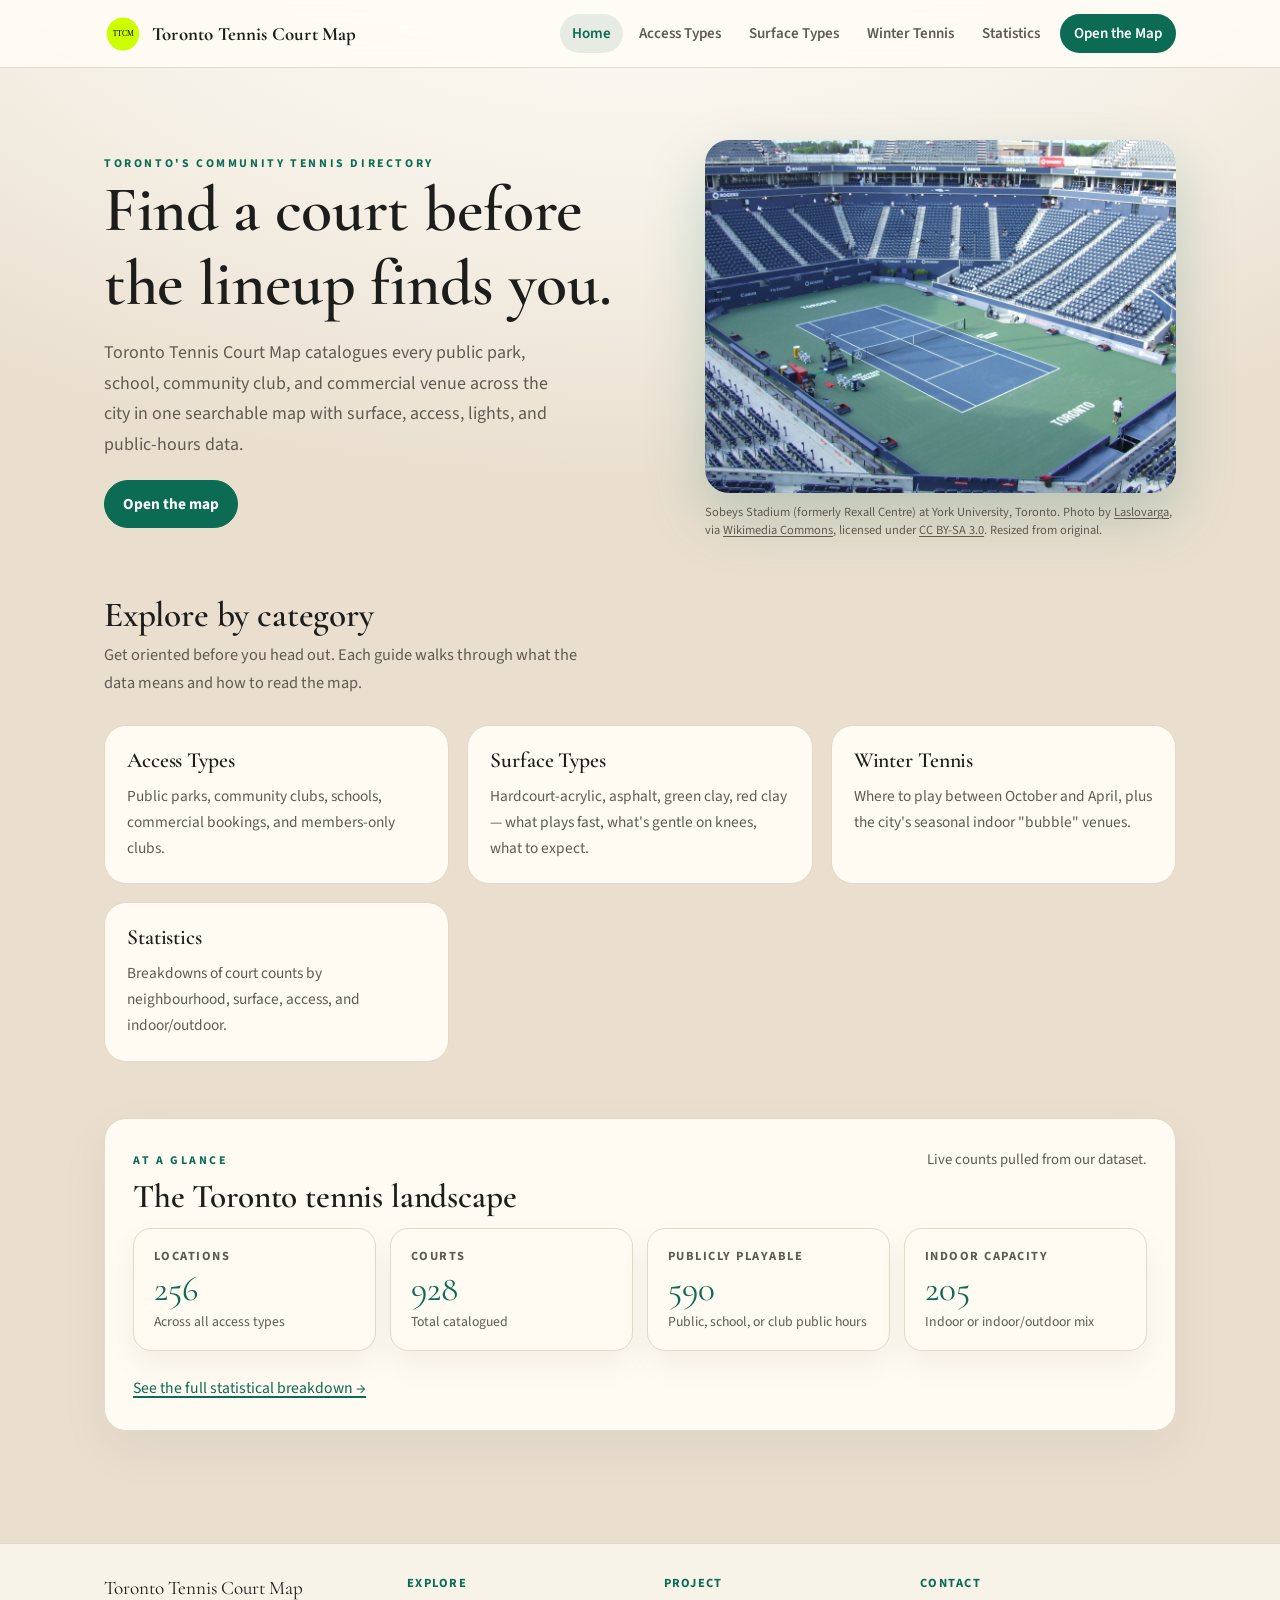
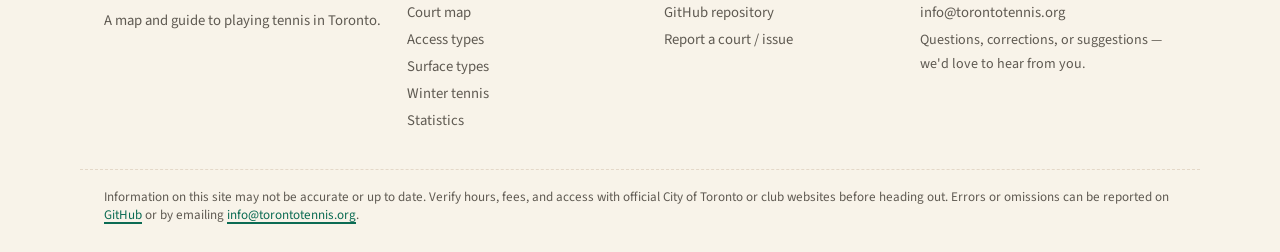
<file: index.html>
<!doctype html>
<html lang="en">
<head>
  <meta charset="utf-8" />
  <meta name="viewport" content="width=device-width, initial-scale=1" />
  <title>Toronto Tennis Court Map — Find a court across the city</title>
  <meta name="description" content="A community resource for finding tennis courts in Toronto. Browse all public, club, school, and commercial courts on an interactive map." />
  <link rel="icon" href="favicon.ico" sizes="any" />
  <link rel="icon" type="image/svg+xml" href="logo.svg" />
  <link rel="apple-touch-icon" href="logo.png" />
  <link rel="preconnect" href="https://fonts.googleapis.com" />
  <link rel="preconnect" href="https://fonts.gstatic.com" crossorigin />
  <link href="https://fonts.googleapis.com/css2?family=Cormorant+Garamond:wght@500;600;700&family=Source+Sans+3:wght@400;600;700&display=swap" rel="stylesheet" />
  <link rel="stylesheet" href="assets/styles.css" />
  <style>
    .hero {
      display: grid;
      grid-template-columns: 1.2fr 1fr;
      gap: 36px;
      align-items: center;
      margin: 24px 0 56px;
    }
    .hero h1 { max-width: 18ch; margin-bottom: 18px; }
    .hero p { font-size: 1.12rem; max-width: 50ch; }
    .hero-figure { margin: 0; }
    .hero-photo {
      display: block;
      width: 100%;
      max-width: 100%;
      height: auto;
      object-fit: contain;
      border-radius: 24px;
      box-shadow: 0 24px 60px rgba(11, 107, 83, 0.22);
    }
    .hero-credit {
      margin-top: 10px;
      font-size: 0.78rem;
      color: var(--muted);
      line-height: 1.45;
    }
    .hero-credit a { color: inherit; text-decoration: underline; text-underline-offset: 2px; }

    .feature-grid { display: grid; grid-template-columns: repeat(auto-fit, minmax(260px, 1fr)); gap: 18px; margin: 28px 0 56px; }
    .feature-card { background: var(--panel); border: 1px solid var(--border); border-radius: 22px; padding: 22px; }
    .feature-card h3 { font-family: 'Cormorant Garamond', Georgia, serif; font-size: 1.35rem; }
    .feature-card p { font-size: 0.96rem; margin-bottom: 0; }
    .feature-card .feature-icon {
      display: inline-flex; align-items: center; justify-content: center;
      width: 40px; height: 40px; border-radius: 12px;
      background: var(--accent-soft); color: var(--accent);
      font-size: 1.2rem; margin-bottom: 12px;
    }

    .section-title { margin-bottom: 18px; }
    .section-title h2 { font-size: clamp(1.6rem, 3vw, 2.2rem); margin-bottom: 6px; }
    .section-title p { color: var(--muted); max-width: 60ch; }

    .stats-row .stat-tile { box-shadow: 0 14px 32px rgba(37, 28, 13, 0.05); }

    .stats-meta {
      display: flex;
      align-items: baseline;
      justify-content: space-between;
      gap: 12px;
      margin-bottom: 12px;
    }

    .stats-meta p { margin: 0; color: var(--muted); font-size: 0.92rem; }

    @media (max-width: 880px) { .hero { grid-template-columns: 1fr; } }
  </style>
</head>
<body>
  <header class="site-header">
    <div class="header-wrap">
      <a class="site-brand" href="./">
        <img class="brand-mark" src="logo.svg" alt="" aria-hidden="true" width="38" height="38" />
        <span class="brand-name">Toronto Tennis Court Map</span>
      </a>
      <button class="nav-toggle" id="nav-toggle" type="button" aria-controls="site-nav" aria-expanded="false">Menu</button>
      <nav class="site-nav" id="site-nav">
        <a href="./" aria-current="page">Home</a>
        <a href="access-types/">Access Types</a>
        <a href="surface-types/">Surface Types</a>
        <a href="winter-tennis/">Winter Tennis</a>
        <a href="statistics/">Statistics</a>
        <a class="nav-cta" href="map/">Open the Map</a>
      </nav>
    </div>
  </header>

  <main class="wrap">
    <section class="hero">
      <div>
        <span class="eyebrow">Toronto's community tennis directory</span>
        <h1>Find a court before the lineup finds you.</h1>
        <p>Toronto Tennis Court Map catalogues every public park, school, community club, and commercial venue across the city in one searchable map with surface, access, lights, and public-hours data.</p>
        <div class="button-row">
          <a class="button primary" href="map/">Open the map</a>
          <!-- <a class="button" href="access-types/">Learn about access types</a> -->
        </div>
      </div>
      <figure class="hero-figure">
        <img
          class="hero-photo"
          src="1920px-Rexall_Centre_York_University_Toronto.jpeg"
          alt="Aerial view of the Rexall Centre (now Sobeys Stadium) at York University in Toronto, with the main tennis stadium and surrounding outer courts."
          width="1920"
          height="1440"
          loading="eager"
        />
        <figcaption class="hero-credit">
          Sobeys Stadium (formerly Rexall Centre) at York University, Toronto. Photo by
          <a href="https://commons.wikimedia.org/wiki/User:Laslovarga" target="_blank" rel="noreferrer">Laslovarga</a>,
          via <a href="https://commons.wikimedia.org/wiki/File:Rexall_Centre_York_University_Toronto.JPG" target="_blank" rel="noreferrer">Wikimedia Commons</a>,
          licensed under <a href="https://creativecommons.org/licenses/by-sa/3.0/" target="_blank" rel="noreferrer">CC BY-SA 3.0</a>.
          Resized from original.
        </figcaption>
      </figure>
    </section>

    <section>
      <div class="section-title">
        <h2>Explore by category</h2>
        <p>Get oriented before you head out. Each guide walks through what the data means and how to read the map.</p>
      </div>
      <div class="feature-grid">
        <a class="feature-card" href="access-types/" style="text-decoration:none;color:inherit;">
          <h3>Access Types</h3>
          <p>Public parks, community clubs, schools, commercial bookings, and members-only clubs.</p>
        </a>
        <a class="feature-card" href="surface-types/" style="text-decoration:none;color:inherit;">
          <h3>Surface Types</h3>
          <p>Hardcourt-acrylic, asphalt, green clay, red clay — what plays fast, what's gentle on knees, what to expect.</p>
        </a>
        <a class="feature-card" href="winter-tennis/" style="text-decoration:none;color:inherit;">
          <h3>Winter Tennis</h3>
          <p>Where to play between October and April, plus the city's seasonal indoor "bubble" venues.</p>
        </a>
        <a class="feature-card" href="statistics/" style="text-decoration:none;color:inherit;">
          <h3>Statistics</h3>
          <p>Breakdowns of court counts by neighbourhood, surface, access, and indoor/outdoor.</p>
        </a>
      </div>
    </section>

    <section id="stats" class="card">
      <div class="stats-meta">
        <div>
          <span class="eyebrow">At a glance</span>
          <h2 style="margin: 8px 0 0;">The Toronto tennis landscape</h2>
        </div>
        <p>Live counts pulled from our dataset.</p>
      </div>
      <div class="stat-grid stats-row" id="stats-tiles"></div>
      <p style="margin-top: 14px;"><a href="statistics/">See the full statistical breakdown →</a></p>
    </section>
  </main>

  <footer class="site-footer">
    <div class="footer-wrap">
        <div class="footer-col">
        <div class="footer-brand">Toronto Tennis Court Map</div>
        <p>A map and guide to playing tennis in Toronto.</p>
      </div>
      <div class="footer-col">
        <h4>Explore</h4>
        <a href="map/">Court map</a>
        <a href="access-types/">Access types</a>
        <a href="surface-types/">Surface types</a>
        <a href="winter-tennis/">Winter tennis</a>
        <a href="statistics/">Statistics</a>
      </div>
      <div class="footer-col">
        <h4>Project</h4>
        <a href="https://github.com/vzcodes/toronto-tennis" target="_blank" rel="noreferrer">GitHub repository</a>
        <a href="https://github.com/vzcodes/toronto-tennis/issues" target="_blank" rel="noreferrer">Report a court / issue</a>
      </div>
      <div class="footer-col">
        <h4>Contact</h4>
        <a href="mailto:info@torontotennis.org">info@torontotennis.org</a>
        <p style="margin: 4px 0 0; color: var(--muted); font-size: 0.88rem;">Questions, corrections, or suggestions — we'd love to hear from you.</p>
      </div>
    </div>
    <div class="footer-disclaimer">
      Information on this site may not be accurate or up to date. Verify hours, fees, and access with official City of Toronto or club websites before heading out. Errors or omissions can be reported on <a href="https://github.com/vzcodes/toronto-tennis/issues" target="_blank" rel="noreferrer">GitHub</a> or by emailing <a href="mailto:info@torontotennis.org">info@torontotennis.org</a>.
    </div>
  </footer>

  <script>
    function parseCSV(text) {
      const rows = [];
      let row = [];
      let cell = '';
      let inQuotes = false;
      function pushCell() { row.push(cell); cell = ''; }
      function pushRow() { if (row.length) rows.push(row); row = []; }
      for (let i = 0; i < text.length; i++) {
        const ch = text[i];
        const nx = text[i + 1];
        if (ch === '"') {
          if (inQuotes && nx === '"') { cell += '"'; i++; } else { inQuotes = !inQuotes; }
          continue;
        }
        if (!inQuotes && ch === ',') { pushCell(); continue; }
        if (!inQuotes && (ch === '\n' || ch === '\r')) {
          if (ch === '\r' && nx === '\n') i++;
          pushCell(); pushRow(); continue;
        }
        cell += ch;
      }
      if (cell.length || row.length) { pushCell(); pushRow(); }
      if (!rows.length) return [];
      const headers = rows.shift().map((h) => h.trim());
      return rows.filter((r) => r.some((c) => c.trim() !== '')).map((values) => {
        const obj = {};
        for (let i = 0; i < headers.length; i++) obj[headers[i]] = (values[i] ?? '').trim();
        return obj;
      });
    }

    function sumNumber(value) {
      const n = parseInt(String(value || '').replace(/[^0-9]/g, ''), 10);
      return Number.isFinite(n) ? n : 0;
    }

    (async function loadStats() {
      try {
        const resp = await fetch('map/courts.csv', { cache: 'no-store' });
        if (!resp.ok) throw new Error('Could not load dataset');
        const text = await resp.text();
        const rows = parseCSV(text);
        const totalLocations = rows.length;
        const totalCourts = rows.reduce((acc, r) => acc + sumNumber(r['Number of Courts']), 0);
        const indoorCourts = rows.reduce((acc, r) => {
          const io = (r['Indoor/Outdoor'] || '').toLowerCase();
          if (io.includes('indoor') || io.includes('both')) return acc + sumNumber(r['Number of Courts']);
          return acc;
        }, 0);
        const publicCourts = rows.reduce((acc, r) => {
          const a = (r['Public/Private'] || '').toLowerCase();
          if (a === 'public' || a === 'public reservable' || a === 'public school' || a.includes('private with some public')) return acc + sumNumber(r['Number of Courts']);
          return acc;
        }, 0);

        const tiles = document.getElementById('stats-tiles');
        tiles.innerHTML = `
          <div class="stat-tile"><div class="stat-label">Locations</div><div class="stat-value">${totalLocations.toLocaleString()}</div><div class="stat-hint">Across all access types</div></div>
          <div class="stat-tile"><div class="stat-label">Courts</div><div class="stat-value">${totalCourts.toLocaleString()}</div><div class="stat-hint">Total catalogued</div></div>
          <div class="stat-tile"><div class="stat-label">Publicly playable</div><div class="stat-value">${publicCourts.toLocaleString()}</div><div class="stat-hint">Public, school, or club public hours</div></div>
          <div class="stat-tile"><div class="stat-label">Indoor capacity</div><div class="stat-value">${indoorCourts.toLocaleString()}</div><div class="stat-hint">Indoor or indoor/outdoor mix</div></div>
        `;
      } catch (err) {
        const tiles = document.getElementById('stats-tiles');
        if (tiles) tiles.innerHTML = `<div class="stat-tile"><div class="stat-label">Stats</div><div class="stat-value">—</div><div class="stat-hint">${err.message}</div></div>`;
      }
    })();

    (function setupNavToggle() {
      const btn = document.getElementById('nav-toggle');
      const nav = document.getElementById('site-nav');
      if (!btn || !nav) return;
      const apply = () => {
        if (window.matchMedia('(max-width: 880px)').matches) {
          nav.hidden = btn.getAttribute('aria-expanded') !== 'true';
        } else {
          nav.hidden = false;
        }
      };
      btn.addEventListener('click', () => {
        const expanded = btn.getAttribute('aria-expanded') === 'true';
        btn.setAttribute('aria-expanded', String(!expanded));
        apply();
      });
      window.addEventListener('resize', apply);
      apply();
    })();
  </script>
</body>
</html>
</file>
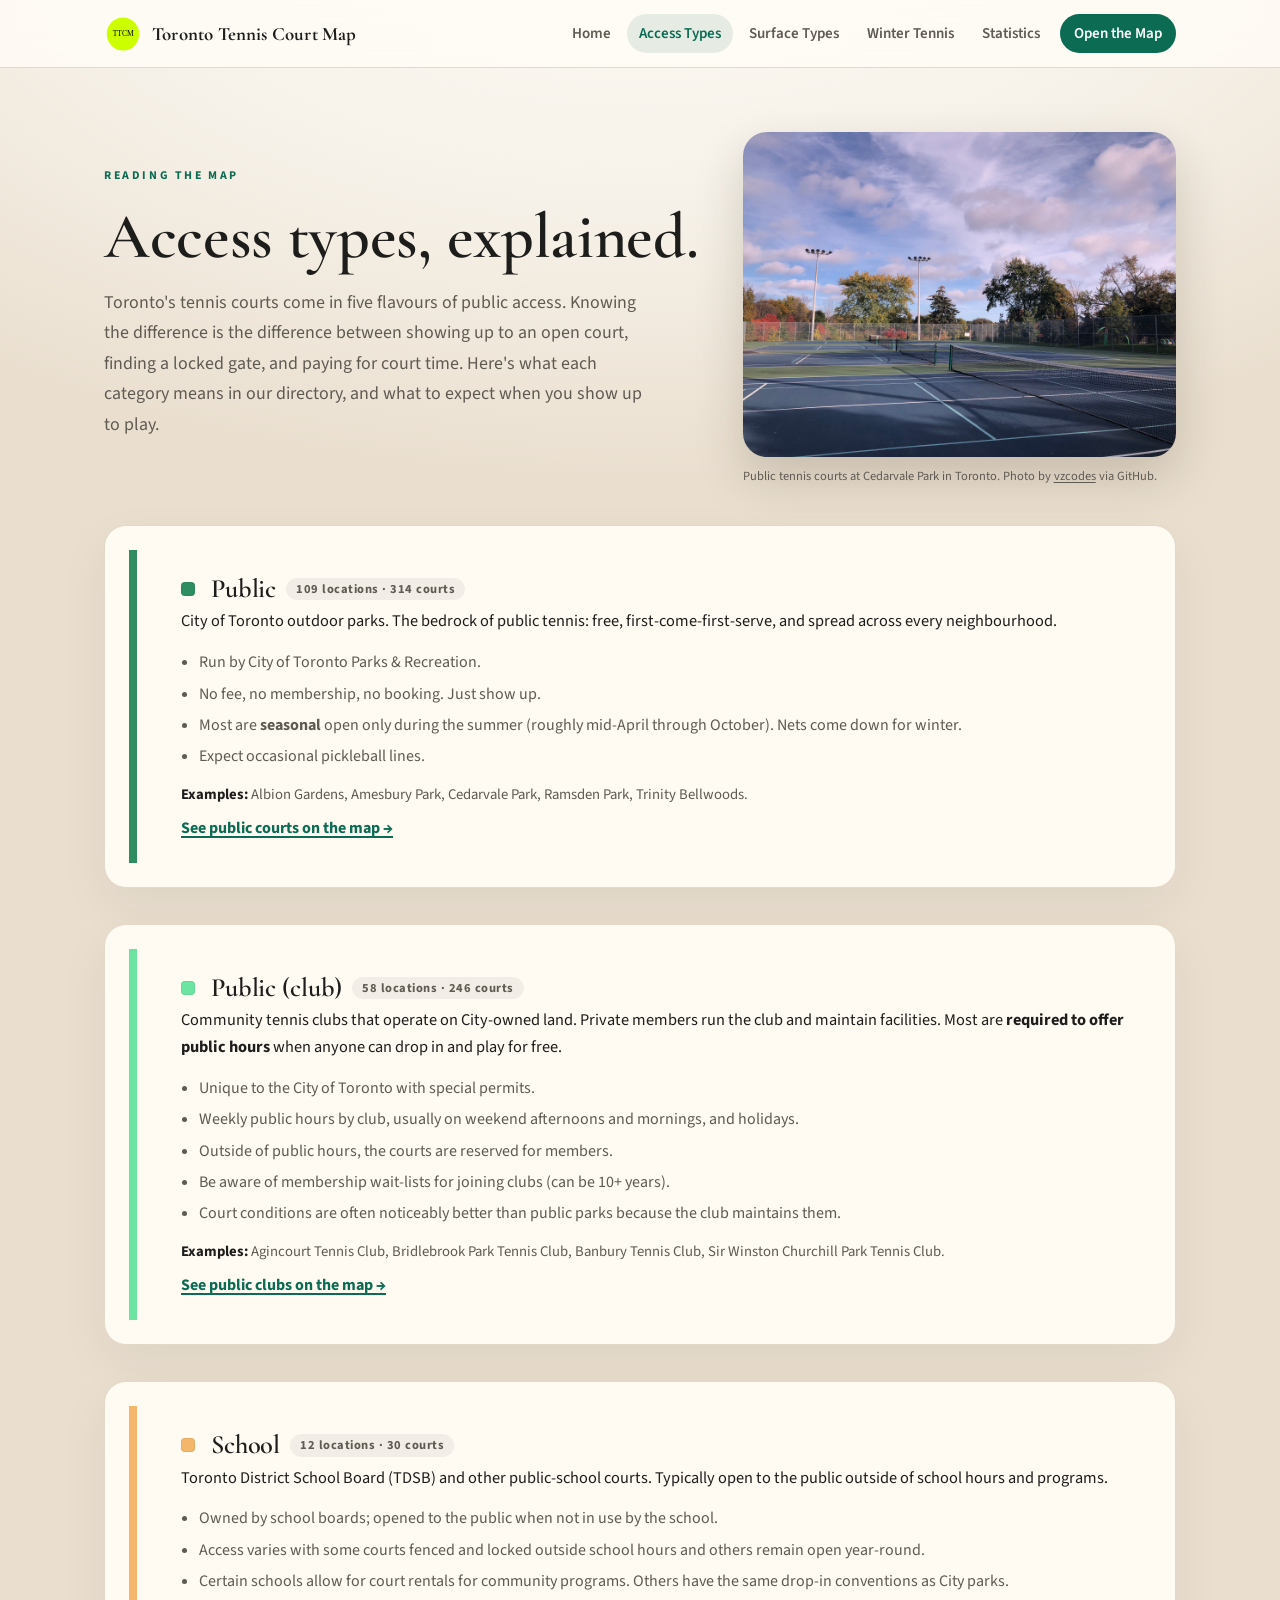
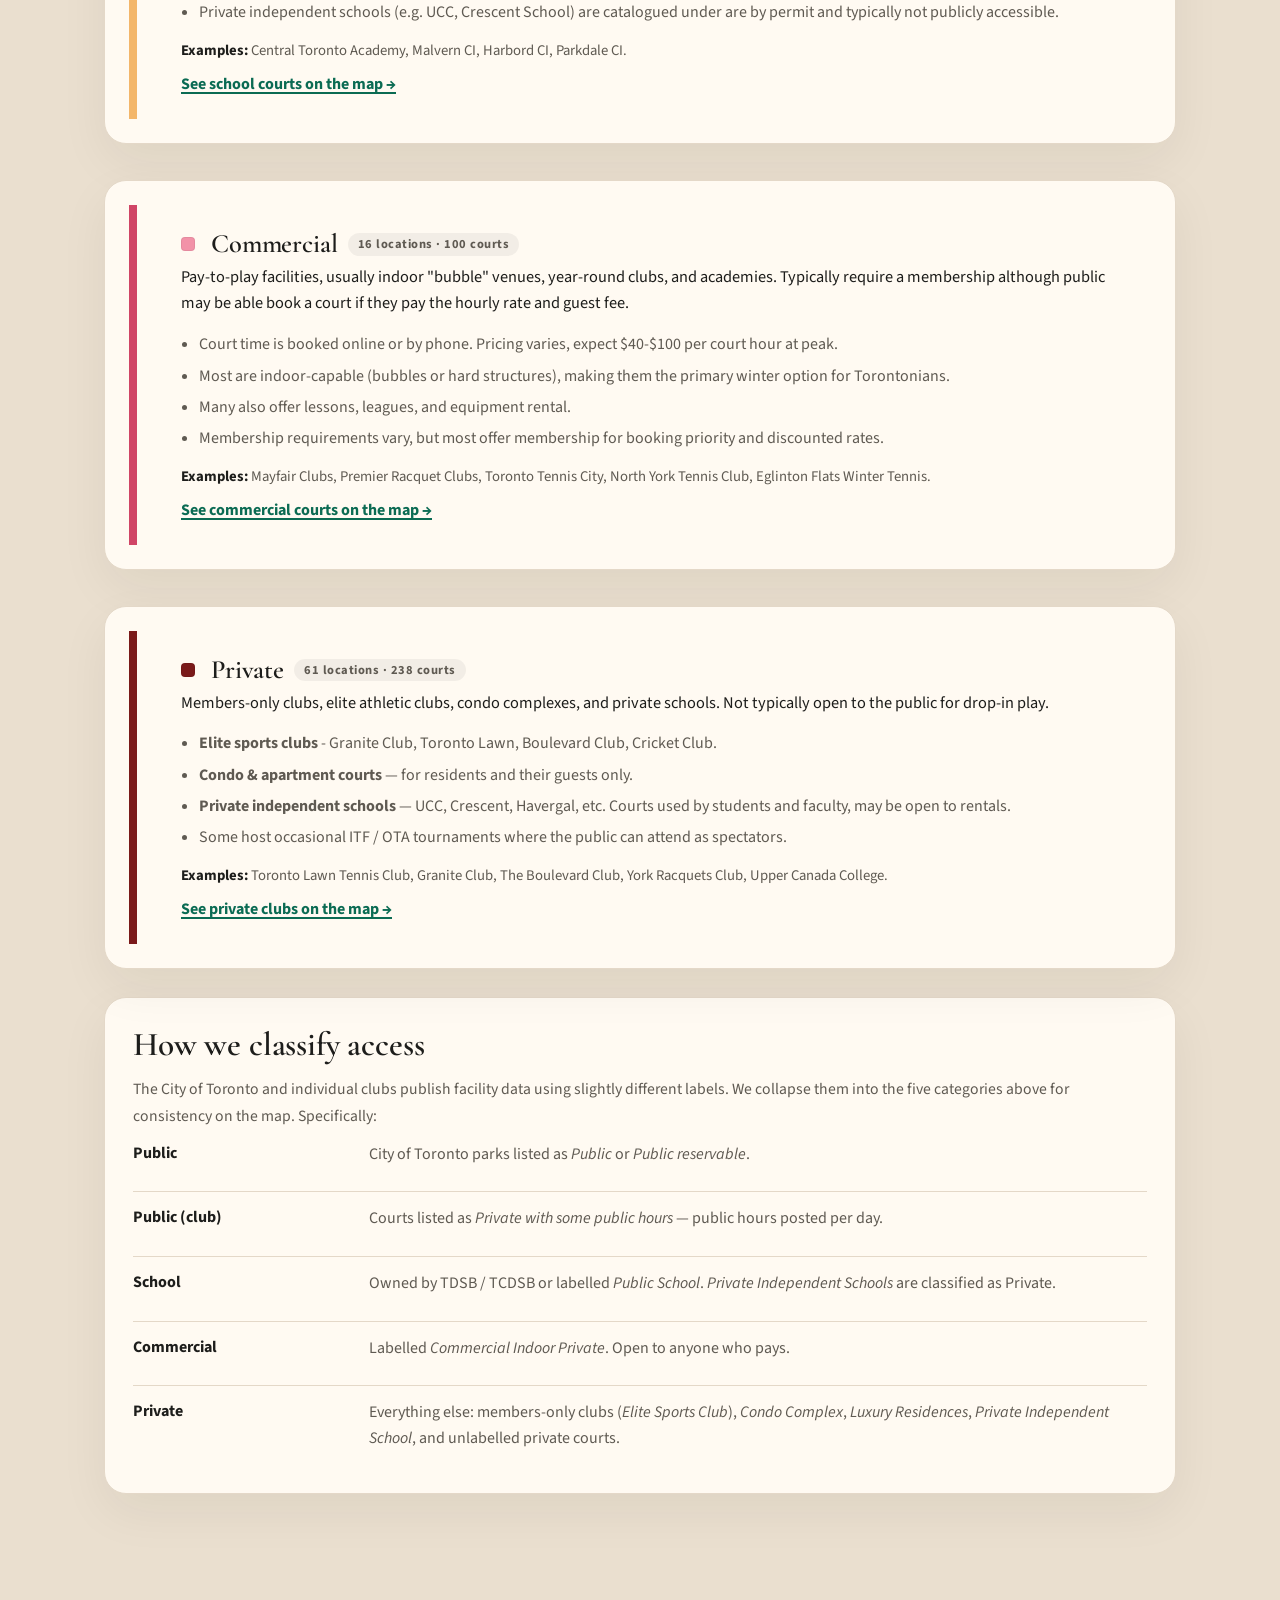
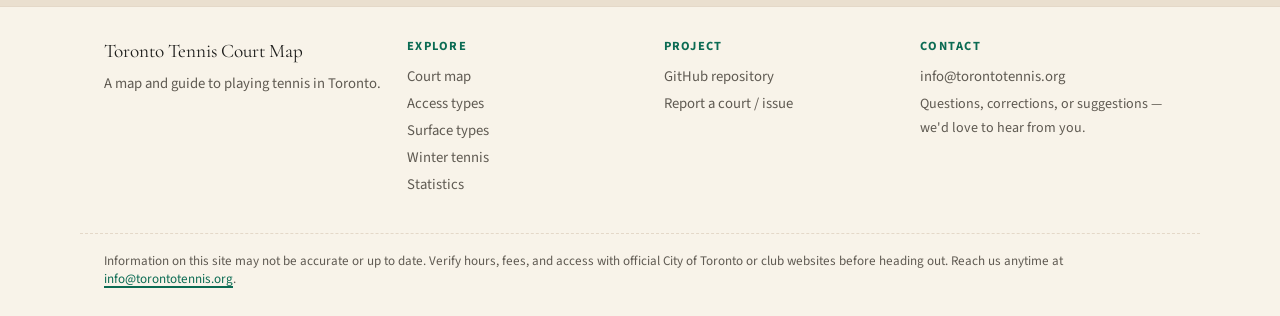
<file: access-types/index.html>
<!doctype html>
<html lang="en">
<head>
  <meta charset="utf-8" />
  <meta name="viewport" content="width=device-width, initial-scale=1" />
  <title>Access Types — Toronto Tennis Court Map</title>
  <meta name="description" content="What 'public', 'public (club)', 'school', 'commercial', and 'private' mean in the Toronto Tennis Court Map directory." />
  <link rel="icon" href="../favicon.ico" sizes="any" />
  <link rel="icon" type="image/svg+xml" href="../logo.svg" />
  <link rel="apple-touch-icon" href="../logo.png" />
  <link rel="preconnect" href="https://fonts.googleapis.com" />
  <link rel="preconnect" href="https://fonts.gstatic.com" crossorigin />
  <link href="https://fonts.googleapis.com/css2?family=Cormorant+Garamond:wght@500;600;700&family=Source+Sans+3:wght@400;600;700&display=swap" rel="stylesheet" />
  <link rel="stylesheet" href="../assets/styles.css" />
  <style>
    .access-hero {
      display: grid;
      grid-template-columns: 1.4fr 1fr;
      gap: 32px;
      align-items: center;
    }
    .access-hero .hero-figure { margin: 0; }
    .access-hero .hero-photo {
      display: block;
      width: 100%;
      max-width: 100%;
      height: auto;
      object-fit: contain;
      border-radius: 24px;
      box-shadow: 0 20px 50px rgba(37, 28, 13, 0.18);
    }
    .access-hero .hero-credit {
      margin-top: 10px;
      font-size: 0.78rem;
      color: var(--muted);
      line-height: 1.45;
    }
    .access-hero .hero-credit a { color: inherit; text-decoration: underline; text-underline-offset: 2px; }
    @media (max-width: 760px) { .access-hero { grid-template-columns: 1fr; } }

    .access-card {
      display: grid;
      grid-template-columns: 8px 1fr;
      gap: 18px;
      padding: 0;
      overflow: hidden;
    }
    .access-card .access-bar { background: var(--access-color, var(--accent)); }
    .access-card .access-body { padding: 24px 26px; }
    .access-card h3 {
      display: flex;
      align-items: center;
      gap: 10px;
      font-family: 'Cormorant Garamond', Georgia, serif;
      font-size: 1.65rem;
      margin-bottom: 4px;
    }
    .access-card .count-pill {
      display: inline-flex;
      align-items: center;
      gap: 6px;
      padding: 4px 10px;
      border-radius: 999px;
      background: rgba(0,0,0,0.05);
      color: var(--muted);
      font-size: 0.78rem;
      font-weight: 700;
      font-family: 'Source Sans 3', sans-serif;
      letter-spacing: 0.04em;
    }
    .access-card .access-lead { font-size: 1.02rem; line-height: 1.65; color: var(--text); margin: 4px 0 14px; }
    .access-card ul { margin: 0 0 14px; padding-left: 18px; }
    .access-card li { color: var(--muted); margin-bottom: 4px; }
    .access-card .examples { color: var(--muted); font-size: 0.92rem; }
    .access-card .examples strong { color: var(--text); }
    .access-card .map-link { display: inline-block; margin-top: 12px; font-weight: 700; }
  </style>
</head>
<body>
  <header class="site-header">
    <div class="header-wrap">
      <a class="site-brand" href="../">
        <img class="brand-mark" src="../logo.svg" alt="" aria-hidden="true" width="38" height="38" />
        <span class="brand-name">Toronto Tennis Court Map</span>
      </a>
      <button class="nav-toggle" id="nav-toggle" type="button" aria-controls="site-nav" aria-expanded="false">Menu</button>
      <nav class="site-nav" id="site-nav">
        <a href="../">Home</a>
        <a href="./" aria-current="page">Access Types</a>
        <a href="../surface-types/">Surface Types</a>
        <a href="../winter-tennis/">Winter Tennis</a>
        <a href="../statistics/">Statistics</a>
        <a class="nav-cta" href="../map/">Open the Map</a>
      </nav>
    </div>
  </header>

  <main class="wrap">
    <section class="page-hero access-hero">
      <div>
        <span class="eyebrow">Reading the map</span>
        <h1>Access types, explained.</h1>
        <p>Toronto's tennis courts come in five flavours of public access. Knowing the difference is the difference between showing up to an open court, finding a locked gate, and paying for court time. Here's what each category means in our directory, and what to expect when you show up to play.</p>
      </div>
      <figure class="hero-figure">
        <img
          class="hero-photo"
          src="cedarvale-park.jpg"
          alt="Public outdoor tennis courts at Cedarvale Park in Toronto, with surrounding green space and trees."
          width="4032"
          height="3024"
          loading="eager"
        />
        <figcaption class="hero-credit">
          Public tennis courts at Cedarvale Park in Toronto. Photo by
          <a href="https://github.com/vzcodes" target="_blank" rel="noreferrer">vzcodes</a> via GitHub.
        </figcaption>
      </figure>
    </section>

    <div class="card-grid" style="grid-template-columns: 1fr;">

      <article class="card access-card" style="--access-color:#2f8e61;">
        <div class="access-bar"></div>
        <div class="access-body">
          <h3><span class="swatch" style="background:#2f8e61"></span> Public <span class="count-pill" data-access-count="public">—</span></h3>
          <p class="access-lead">City of Toronto outdoor parks. The bedrock of public tennis: free, first-come-first-serve, and spread across every neighbourhood.</p>
          <ul>
            <li>Run by City of Toronto Parks &amp; Recreation.</li>
            <li>No fee, no membership, no booking. Just show up.</li>
            <li>Most are <strong>seasonal</strong> open only during the summer (roughly mid-April through October). Nets come down for winter.</li>
            <li>Expect occasional pickleball lines.</li>
          </ul>
          <div class="examples"><strong>Examples:</strong> Albion Gardens, Amesbury Park, Cedarvale Park, Ramsden Park, Trinity Bellwoods.</div>
          <a class="map-link" href="../map/?access=Public">See public courts on the map →</a>
        </div>
      </article>

      <article class="card access-card" style="--access-color:#6ce4a1;">
        <div class="access-bar"></div>
        <div class="access-body">
          <h3><span class="swatch" style="background:#6ce4a1"></span> Public (club) <span class="count-pill" data-access-count="public_club">—</span></h3>
          <p class="access-lead">Community tennis clubs that operate on City-owned land. Private members run the club and maintain facilities. Most are <strong>required to offer public hours</strong> when anyone can drop in and play for free.</p>
          <ul>
            <li>Unique to the City of Toronto with special permits.</li>
            <li>Weekly public hours by club, usually on weekend afternoons and mornings, and holidays.</li>
            <li>Outside of public hours, the courts are reserved for members.</li>
            <li>Be aware of membership wait-lists for joining clubs (can be 10+ years).</li>
            <li>Court conditions are often noticeably better than public parks because the club maintains them.</li>
          </ul>
          <div class="examples"><strong>Examples:</strong> Agincourt Tennis Club, Bridlebrook Park Tennis Club, Banbury Tennis Club, Sir Winston Churchill Park Tennis Club.</div>
          <a class="map-link" href="../map/?access=Private+with+some+public+hours">See public clubs on the map →</a>
        </div>
      </article>

      <article class="card access-card" style="--access-color:#f3b66a;">
        <div class="access-bar"></div>
        <div class="access-body">
          <h3><span class="swatch" style="background:#f3b66a"></span> School <span class="count-pill" data-access-count="school">—</span></h3>
          <p class="access-lead">Toronto District School Board (TDSB) and other public-school courts. Typically open to the public outside of school hours and programs.</p>
          <ul>
            <li>Owned by school boards; opened to the public when not in use by the school.</li>
            <li>Access varies with some courts fenced and locked outside school hours and others remain open year-round.</li>
            <li>Certain schools allow for court rentals for community programs. Others have the same drop-in conventions as City parks.</li>
            <li>Private independent schools (e.g. UCC, Crescent School) are catalogued under are by permit and typically not publicly accessible.</li>
          </ul>
          <div class="examples"><strong>Examples:</strong> Central Toronto Academy, Malvern CI, Harbord CI, Parkdale CI.</div>
          <a class="map-link" href="../map/?access=Public+School">See school courts on the map →</a>
        </div>
      </article>

      <article class="card access-card" style="--access-color:#d04566;">
        <div class="access-bar"></div>
        <div class="access-body">
          <h3><span class="swatch" style="background:#f292a8"></span> Commercial <span class="count-pill" data-access-count="commercial">—</span></h3>
          <p class="access-lead">Pay-to-play facilities, usually indoor "bubble" venues, year-round clubs, and academies. Typically require a membership although public may be able book a court if they pay the hourly rate and guest fee.</p>
          <ul>
            <li>Court time is booked online or by phone. Pricing varies, expect $40-$100 per court hour at peak.</li>
            <li>Most are indoor-capable (bubbles or hard structures), making them the primary winter option for Torontonians.</li>
            <li>Many also offer lessons, leagues, and equipment rental.</li>
            <li>Membership requirements vary, but most offer membership for booking priority and discounted rates.</li>
          </ul>
          <div class="examples"><strong>Examples:</strong> Mayfair Clubs, Premier Racquet Clubs, Toronto Tennis City, North York Tennis Club, Eglinton Flats Winter Tennis.</div>
          <a class="map-link" href="../map/?access=Commercial+Indoor+Private">See commercial courts on the map →</a>
        </div>
      </article>

      <article class="card access-card" style="--access-color:#7a1a1a;">
        <div class="access-bar"></div>
        <div class="access-body">
          <h3><span class="swatch" style="background:#7a1a1a"></span> Private <span class="count-pill" data-access-count="private">—</span></h3>
          <p class="access-lead">Members-only clubs, elite athletic clubs, condo complexes, and private schools. Not typically open to the public for drop-in play.</p>
          <ul>
            <li><strong>Elite sports clubs</strong> - Granite Club, Toronto Lawn, Boulevard Club, Cricket Club.</li>
            <li><strong>Condo &amp; apartment courts</strong> — for residents and their guests only.</li>
            <li><strong>Private independent schools</strong> — UCC, Crescent, Havergal, etc. Courts used by students and faculty, may be open to rentals.</li>
            <li>Some host occasional ITF / OTA tournaments where the public can attend as spectators.</li>
          </ul>
          <div class="examples"><strong>Examples:</strong> Toronto Lawn Tennis Club, Granite Club, The Boulevard Club, York Racquets Club, Upper Canada College.</div>
          <a class="map-link" href="../map/?access=Elite+Sports+Club">See private clubs on the map →</a>
        </div>
      </article>
    </div>

    <section class="card" style="margin-top: 28px;">
      <h2>How we classify access</h2>
      <p>The City of Toronto and individual clubs publish facility data using slightly different labels. We collapse them into the five categories above for consistency on the map. Specifically:</p>
      <dl class="definition-list">
        <div><dt>Public</dt><dd>City of Toronto parks listed as <em>Public</em> or <em>Public reservable</em>.</dd></div>
        <div><dt>Public (club)</dt><dd>Courts listed as <em>Private with some public hours</em> — public hours posted per day.</dd></div>
        <div><dt>School</dt><dd>Owned by TDSB / TCDSB or labelled <em>Public School</em>. <em>Private Independent Schools</em> are classified as Private.</dd></div>
        <div><dt>Commercial</dt><dd>Labelled <em>Commercial Indoor Private</em>. Open to anyone who pays.</dd></div>
        <div><dt>Private</dt><dd>Everything else: members-only clubs (<em>Elite Sports Club</em>), <em>Condo Complex</em>, <em>Luxury Residences</em>, <em>Private Independent School</em>, and unlabelled private courts.</dd></div>
      </dl>
    </section>
  </main>

  <footer class="site-footer">
    <div class="footer-wrap">
        <div class="footer-col">
        <div class="footer-brand">Toronto Tennis Court Map</div>
        <p>A map and guide to playing tennis in Toronto.</p>
      </div>
      <div class="footer-col">
        <h4>Explore</h4>
        <a href="../map/">Court map</a>
        <a href="../access-types/">Access types</a>
        <a href="../surface-types/">Surface types</a>
        <a href="../winter-tennis/">Winter tennis</a>
        <a href="../statistics/">Statistics</a>
      </div>
      <div class="footer-col">
        <h4>Project</h4>
        <a href="https://github.com/vzcodes/toronto-tennis" target="_blank" rel="noreferrer">GitHub repository</a>
        <a href="https://github.com/vzcodes/toronto-tennis/issues" target="_blank" rel="noreferrer">Report a court / issue</a>
      </div>
      <div class="footer-col">
        <h4>Contact</h4>
        <a href="mailto:info@torontotennis.org">info@torontotennis.org</a>
        <p style="margin: 4px 0 0; color: var(--muted); font-size: 0.88rem;">Questions, corrections, or suggestions — we'd love to hear from you.</p>
      </div>
    </div>
    <div class="footer-disclaimer">
      Information on this site may not be accurate or up to date. Verify hours, fees, and access with official City of Toronto or club websites before heading out. Reach us anytime at <a href="mailto:info@torontotennis.org">info@torontotennis.org</a>.
    </div>
  </footer>

  <script src="../assets/site.js"></script>
</body>
</html>
</file>
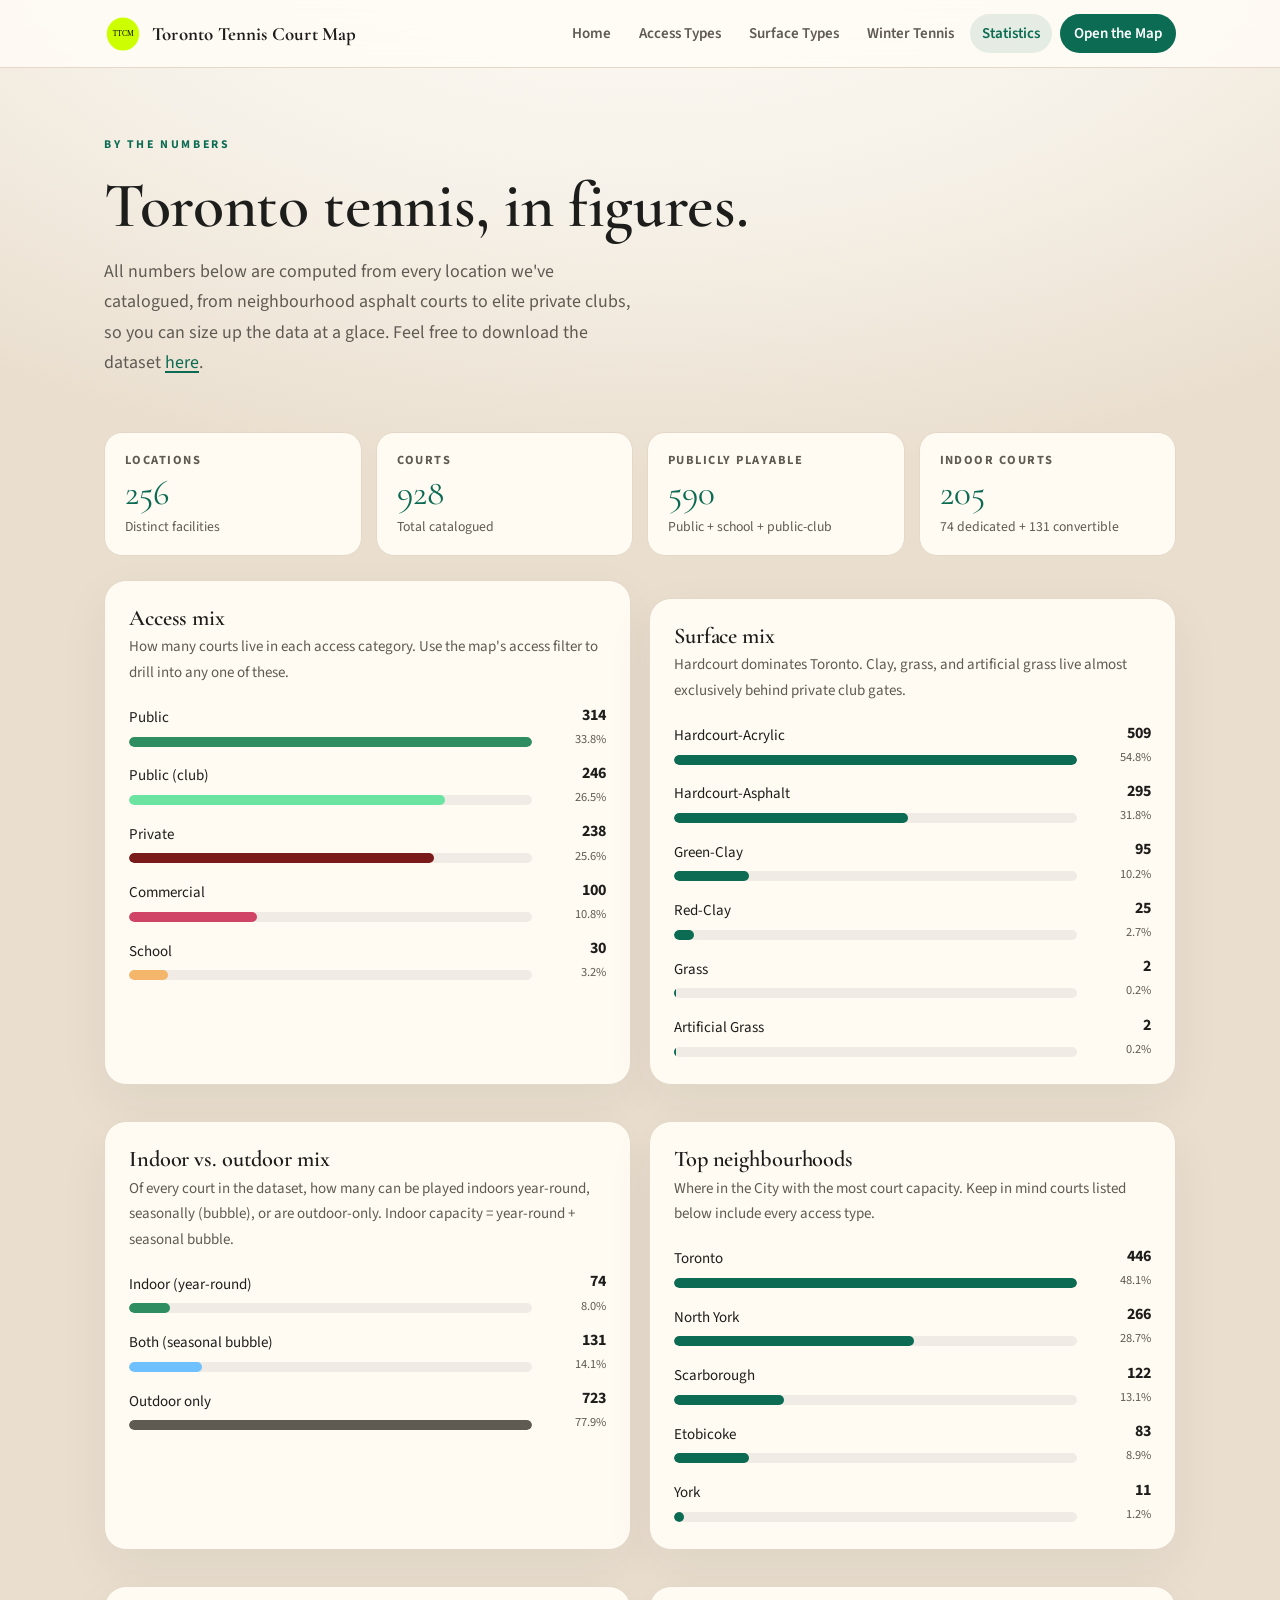
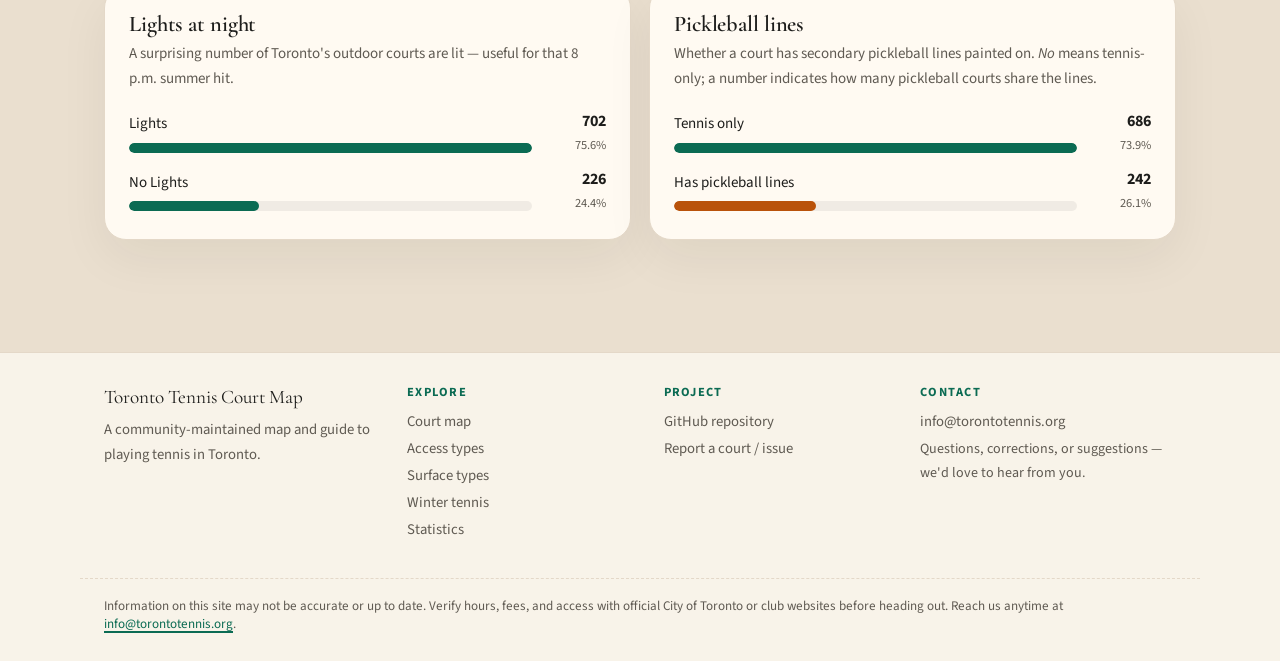
<file: statistics/index.html>
<!doctype html>
<html lang="en">
<head>
  <meta charset="utf-8" />
  <meta name="viewport" content="width=device-width, initial-scale=1" />
  <title>Statistics — Toronto Tennis Court Map</title>
  <meta name="description" content="Counts and breakdowns of Toronto's tennis courts: by access type, surface, neighbourhood, and indoor capacity." />
  <link rel="icon" href="../favicon.ico" sizes="any" />
  <link rel="icon" type="image/svg+xml" href="../logo.svg" />
  <link rel="apple-touch-icon" href="../logo.png" />
  <link rel="preconnect" href="https://fonts.googleapis.com" />
  <link rel="preconnect" href="https://fonts.gstatic.com" crossorigin />
  <link href="https://fonts.googleapis.com/css2?family=Cormorant+Garamond:wght@500;600;700&family=Source+Sans+3:wght@400;600;700&display=swap" rel="stylesheet" />
  <link rel="stylesheet" href="../assets/styles.css" />
  <style>
    .stats-grid { display: grid; grid-template-columns: 1fr 1fr; gap: 18px; margin-top: 20px; }
    .stats-grid > .card { padding: 24px; }
    .stats-grid h2 { font-size: 1.4rem; margin-bottom: 4px; }
    .stats-grid p.lead { font-size: 0.94rem; color: var(--muted); margin: 0 0 16px; }
    .stats-grid .skeleton { color: var(--muted); }
    @media (max-width: 880px) { .stats-grid { grid-template-columns: 1fr; } }
  </style>
</head>
<body>
  <header class="site-header">
    <div class="header-wrap">
      <a class="site-brand" href="../">
        <img class="brand-mark" src="../logo.svg" alt="" aria-hidden="true" width="38" height="38" />
        <span class="brand-name">Toronto Tennis Court Map</span>
      </a>
      <button class="nav-toggle" id="nav-toggle" type="button" aria-controls="site-nav" aria-expanded="false">Menu</button>
      <nav class="site-nav" id="site-nav">
        <a href="../">Home</a>
        <a href="../access-types/">Access Types</a>
        <a href="../surface-types/">Surface Types</a>
        <a href="../winter-tennis/">Winter Tennis</a>
        <a href="./" aria-current="page">Statistics</a>
        <a class="nav-cta" href="../map/">Open the Map</a>
      </nav>
    </div>
  </header>

  <main class="wrap">
    <section class="page-hero">
      <span class="eyebrow">By the numbers</span>
      <h1>Toronto tennis, in figures.</h1>
      <p>All numbers below are computed from every location we've catalogued, from neighbourhood asphalt courts to elite private clubs, so you can size up the data at a glace. Feel free to download the dataset <a href="https://github.com/vzcodes/toronto-tennis/blob/main/map/courts.csv">here</a>.</p>
    </section>

    <div class="stat-grid" id="overview-tiles">
      <div class="stat-tile"><div class="stat-label">Locations</div><div class="stat-value">…</div><div class="stat-hint">Loading</div></div>
    </div>

    <div class="stats-grid">

      <section class="card">
        <h2>Access mix</h2>
        <p class="lead">How many courts live in each access category. Use the map's access filter to drill into any one of these.</p>
        <ul class="bar-list" id="access-bars">
          <li class="skeleton">Loading…</li>
        </ul>
      </section>

      <section class="card">
        <h2>Surface mix</h2>
        <p class="lead">Hardcourt dominates Toronto. Clay, grass, and artificial grass live almost exclusively behind private club gates.</p>
        <ul class="bar-list" id="surface-bars">
          <li class="skeleton">Loading…</li>
        </ul>
      </section>

      <section class="card">
        <h2>Indoor vs. outdoor mix</h2>
        <p class="lead">Of every court in the dataset, how many can be played indoors year-round, seasonally (bubble), or are outdoor-only. Indoor capacity = year-round + seasonal bubble.</p>
        <ul class="bar-list" id="indoor-bars">
          <li class="skeleton">Loading…</li>
        </ul>
      </section>

      <section class="card">
        <h2>Top neighbourhoods</h2>
        <p class="lead">Where in the City with the most court capacity. Keep in mind courts listed below include every access type.</p>
        <ul class="bar-list" id="neighbourhood-bars">
          <li class="skeleton">Loading…</li>
        </ul>
      </section>

      <section class="card">
        <h2>Lights at night</h2>
        <p class="lead">A surprising number of Toronto's outdoor courts are lit — useful for that 8 p.m. summer hit.</p>
        <ul class="bar-list" id="lights-bars">
          <li class="skeleton">Loading…</li>
        </ul>
      </section>

      <section class="card">
        <h2>Pickleball lines</h2>
        <p class="lead">Whether a court has secondary pickleball lines painted on. <em>No</em> means tennis-only; a number indicates how many pickleball courts share the lines.</p>
        <ul class="bar-list" id="pickleball-bars">
          <li class="skeleton">Loading…</li>
        </ul>
      </section>

    </div>
  </main>

  <footer class="site-footer">
    <div class="footer-wrap">
        <div class="footer-col">
        <div class="footer-brand">Toronto Tennis Court Map</div>
        <p>A community-maintained map and guide to playing tennis in Toronto.</p>
      </div>
      <div class="footer-col">
        <h4>Explore</h4>
        <a href="../map/">Court map</a>
        <a href="../access-types/">Access types</a>
        <a href="../surface-types/">Surface types</a>
        <a href="../winter-tennis/">Winter tennis</a>
        <a href="../statistics/">Statistics</a>
      </div>
      <div class="footer-col">
        <h4>Project</h4>
        <a href="https://github.com/vzcodes/toronto-tennis" target="_blank" rel="noreferrer">GitHub repository</a>
        <a href="https://github.com/vzcodes/toronto-tennis/issues" target="_blank" rel="noreferrer">Report a court / issue</a>
      </div>
      <div class="footer-col">
        <h4>Contact</h4>
        <a href="mailto:info@torontotennis.org">info@torontotennis.org</a>
        <p style="margin: 4px 0 0; color: var(--muted); font-size: 0.88rem;">Questions, corrections, or suggestions — we'd love to hear from you.</p>
      </div>
    </div>
    <div class="footer-disclaimer">
      Information on this site may not be accurate or up to date. Verify hours, fees, and access with official City of Toronto or club websites before heading out. Reach us anytime at <a href="mailto:info@torontotennis.org">info@torontotennis.org</a>.
    </div>
  </footer>

  <script src="../assets/site.js"></script>
  <script>
    function escapeHtml(s) { return String(s || '').replace(/&/g, '&amp;').replace(/</g, '&lt;').replace(/>/g, '&gt;'); }

    const ACCESS_DISPLAY = {
      public: { label: 'Public', color: '#2f8e61' },
      public_club: { label: 'Public (club)', color: '#6ce4a1' },
      school: { label: 'School', color: '#f3b66a' },
      commercial: { label: 'Commercial', color: '#d04566' },
      private: { label: 'Private', color: '#7a1a1a' },
    };

    function renderBars(containerId, entries, options = {}) {
      const container = document.getElementById(containerId);
      if (!container) return;
      const total = entries.reduce((acc, e) => acc + e.value, 0) || 1;
      const max = entries.reduce((m, e) => Math.max(m, e.value), 0) || 1;
      container.innerHTML = entries.map((e) => {
        const pct = (e.value / max) * 100;
        const share = ((e.value / total) * 100).toFixed(1);
        const color = e.color || 'var(--accent)';
        return `
          <li class="bar-row">
            <div class="bar-label">
              <span>${escapeHtml(e.label)}</span>
              <div class="bar-track"><span class="bar-fill" style="width:${pct}%; background:${color};"></span></div>
            </div>
            <div class="bar-count">${e.value.toLocaleString()}<div style="font-weight:400; color: var(--muted); font-size: 0.78rem;">${share}%</div></div>
          </li>`;
      }).join('');
    }

    document.addEventListener('DOMContentLoaded', async () => {
      try {
        const rows = await window.TTS.fetchRows();
        const sum = window.TTS.sumNumber;
        const totalLocations = rows.length;
        const totalCourts = rows.reduce((acc, r) => acc + sum(r['Number of Courts']), 0);
        const indoorOnly = rows.reduce((a, r) => a + (((r['Indoor/Outdoor'] || '').toLowerCase() === 'indoor') ? sum(r['Number of Courts']) : 0), 0);
        const bothIndoorOutdoor = rows.reduce((a, r) => a + (((r['Indoor/Outdoor'] || '').toLowerCase() === 'both') ? sum(r['Number of Courts']) : 0), 0);
        const outdoorOnly = totalCourts - indoorOnly - bothIndoorOutdoor;
        const publicCourts = rows.reduce((a, r) => {
          const b = window.TTS.bucketAccess(r['Public/Private']);
          if (b === 'public' || b === 'public_club' || b === 'school') return a + sum(r['Number of Courts']);
          return a;
        }, 0);

        // Overview tiles
        document.getElementById('overview-tiles').innerHTML = `
          <div class="stat-tile"><div class="stat-label">Locations</div><div class="stat-value">${totalLocations.toLocaleString()}</div><div class="stat-hint">Distinct facilities</div></div>
          <div class="stat-tile"><div class="stat-label">Courts</div><div class="stat-value">${totalCourts.toLocaleString()}</div><div class="stat-hint">Total catalogued</div></div>
          <div class="stat-tile"><div class="stat-label">Publicly playable</div><div class="stat-value">${publicCourts.toLocaleString()}</div><div class="stat-hint">Public + school + public-club</div></div>
          <div class="stat-tile"><div class="stat-label">Indoor courts</div><div class="stat-value">${(indoorOnly + bothIndoorOutdoor).toLocaleString()}</div><div class="stat-hint">${indoorOnly} dedicated + ${bothIndoorOutdoor} convertible</div></div>
        `;

        // Access mix
        const accessTotals = { public: 0, public_club: 0, school: 0, commercial: 0, private: 0 };
        rows.forEach((r) => {
          accessTotals[window.TTS.bucketAccess(r['Public/Private'])] += sum(r['Number of Courts']);
        });
        renderBars('access-bars', Object.entries(accessTotals)
          .sort((a, b) => b[1] - a[1])
          .map(([k, v]) => ({ label: ACCESS_DISPLAY[k].label, value: v, color: ACCESS_DISPLAY[k].color })));

        // Surface mix
        const surfaceTotals = {};
        rows.forEach((r) => {
          const s = (r['Primary Surface'] || 'Unknown').trim() || 'Unknown';
          surfaceTotals[s] = (surfaceTotals[s] || 0) + sum(r['Number of Courts']);
        });
        renderBars('surface-bars', Object.entries(surfaceTotals)
          .sort((a, b) => b[1] - a[1])
          .map(([k, v]) => ({ label: k, value: v })));

        // Indoor
        renderBars('indoor-bars', [
          { label: 'Indoor (year-round)', value: indoorOnly, color: '#2f8e61' },
          { label: 'Both (seasonal bubble)', value: bothIndoorOutdoor, color: '#6ec0ff' },
          { label: 'Outdoor only', value: outdoorOnly, color: '#5f5a52' },
        ]);

        // Neighbourhoods
        const neighbourhoodTotals = {};
        rows.forEach((r) => {
          const c = (r['City'] || 'Unknown').trim() || 'Unknown';
          neighbourhoodTotals[c] = (neighbourhoodTotals[c] || 0) + sum(r['Number of Courts']);
        });
        renderBars('neighbourhood-bars', Object.entries(neighbourhoodTotals)
          .sort((a, b) => b[1] - a[1])
          .slice(0, 12)
          .map(([k, v]) => ({ label: k, value: v })));

        // Lights
        const lightsTotals = {};
        rows.forEach((r) => {
          const l = (r['Lights/No Lights'] || 'Unknown').trim() || 'Unknown';
          lightsTotals[l] = (lightsTotals[l] || 0) + sum(r['Number of Courts']);
        });
        renderBars('lights-bars', Object.entries(lightsTotals)
          .sort((a, b) => b[1] - a[1])
          .map(([k, v]) => ({ label: k, value: v })));

        // Pickleball
        const pickleTotals = { 'Tennis only': 0, 'Has pickleball lines': 0 };
        rows.forEach((r) => {
          const p = (r['Pickleball Lines'] || '').trim();
          if (!p || p.toLowerCase() === 'no' || p === '0') pickleTotals['Tennis only'] += sum(r['Number of Courts']);
          else pickleTotals['Has pickleball lines'] += sum(r['Number of Courts']);
        });
        renderBars('pickleball-bars', Object.entries(pickleTotals)
          .map(([k, v]) => ({ label: k, value: v, color: k.startsWith('Tennis') ? 'var(--accent)' : '#b9520a' })));

      } catch (err) {
        document.querySelectorAll('.bar-list .skeleton').forEach((el) => {
          el.textContent = 'Failed to load: ' + err.message;
        });
      }
    });
  </script>
</body>
</html>
</file>
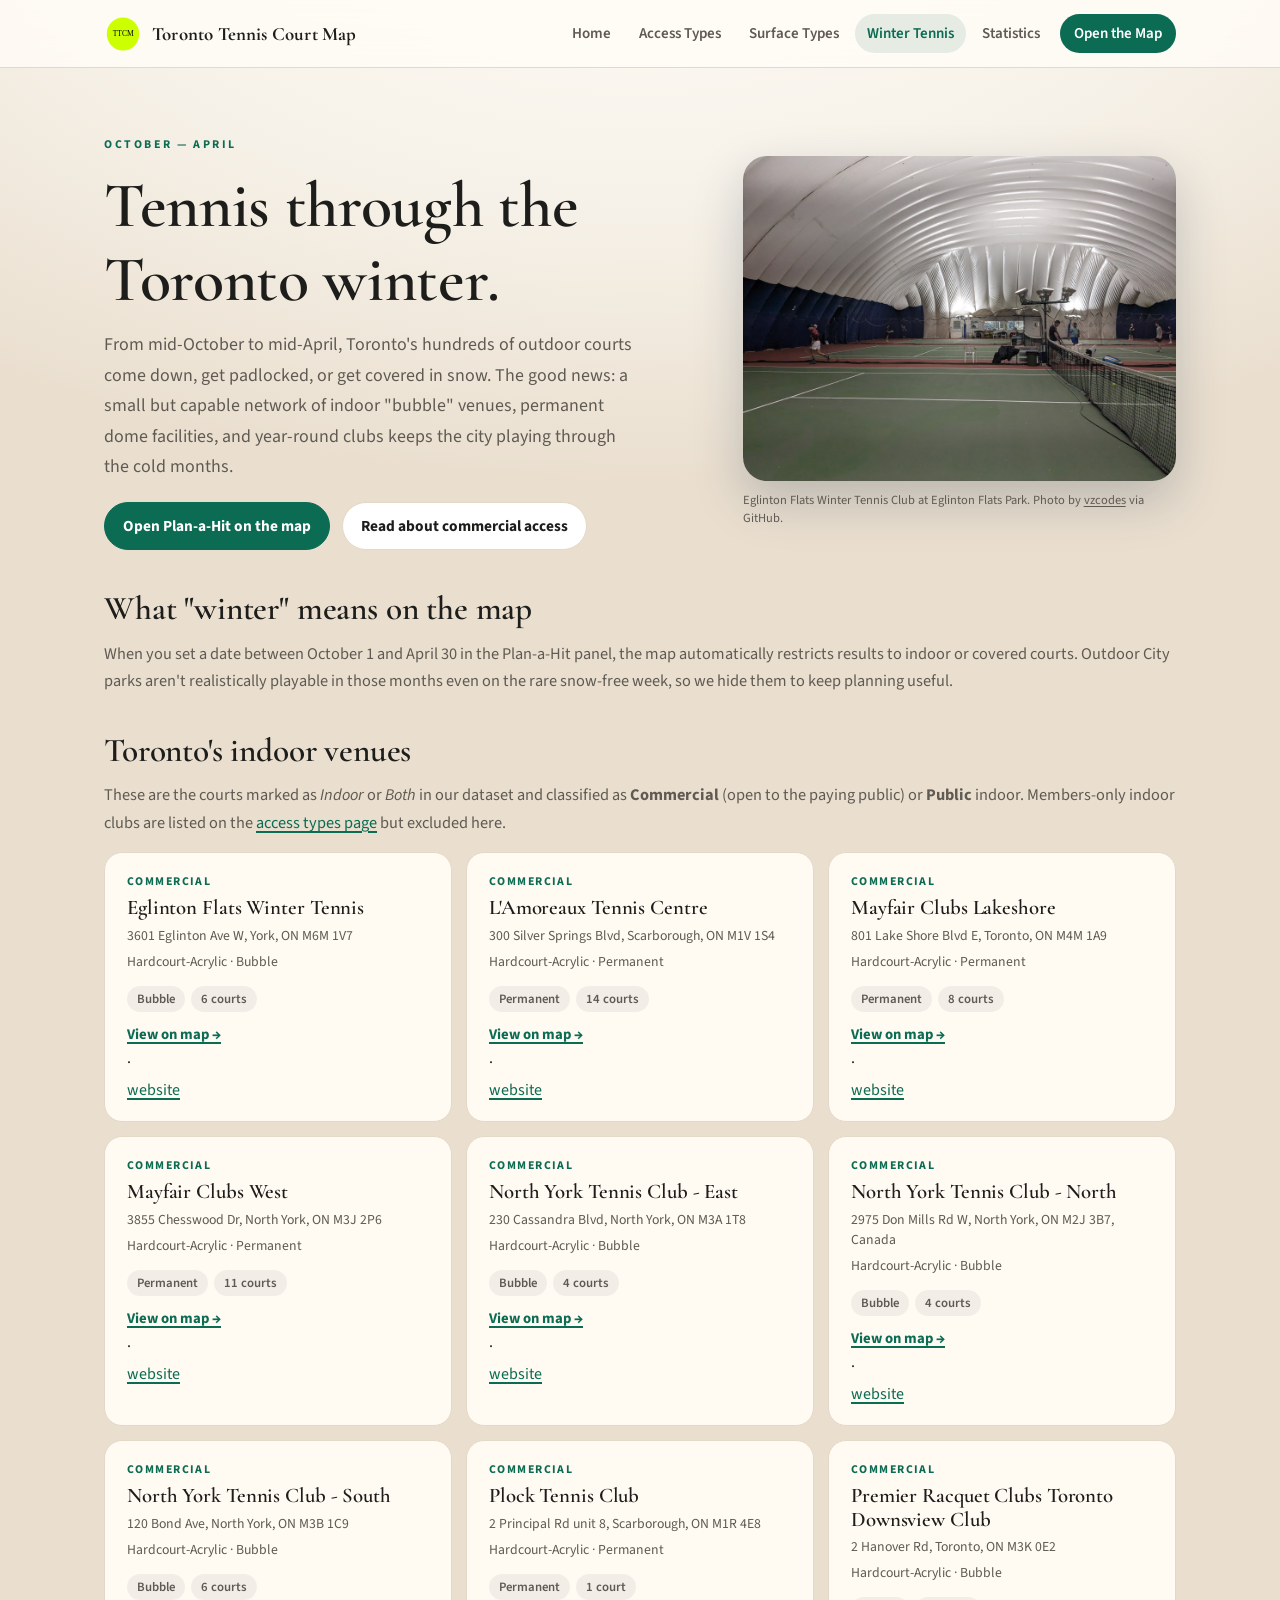
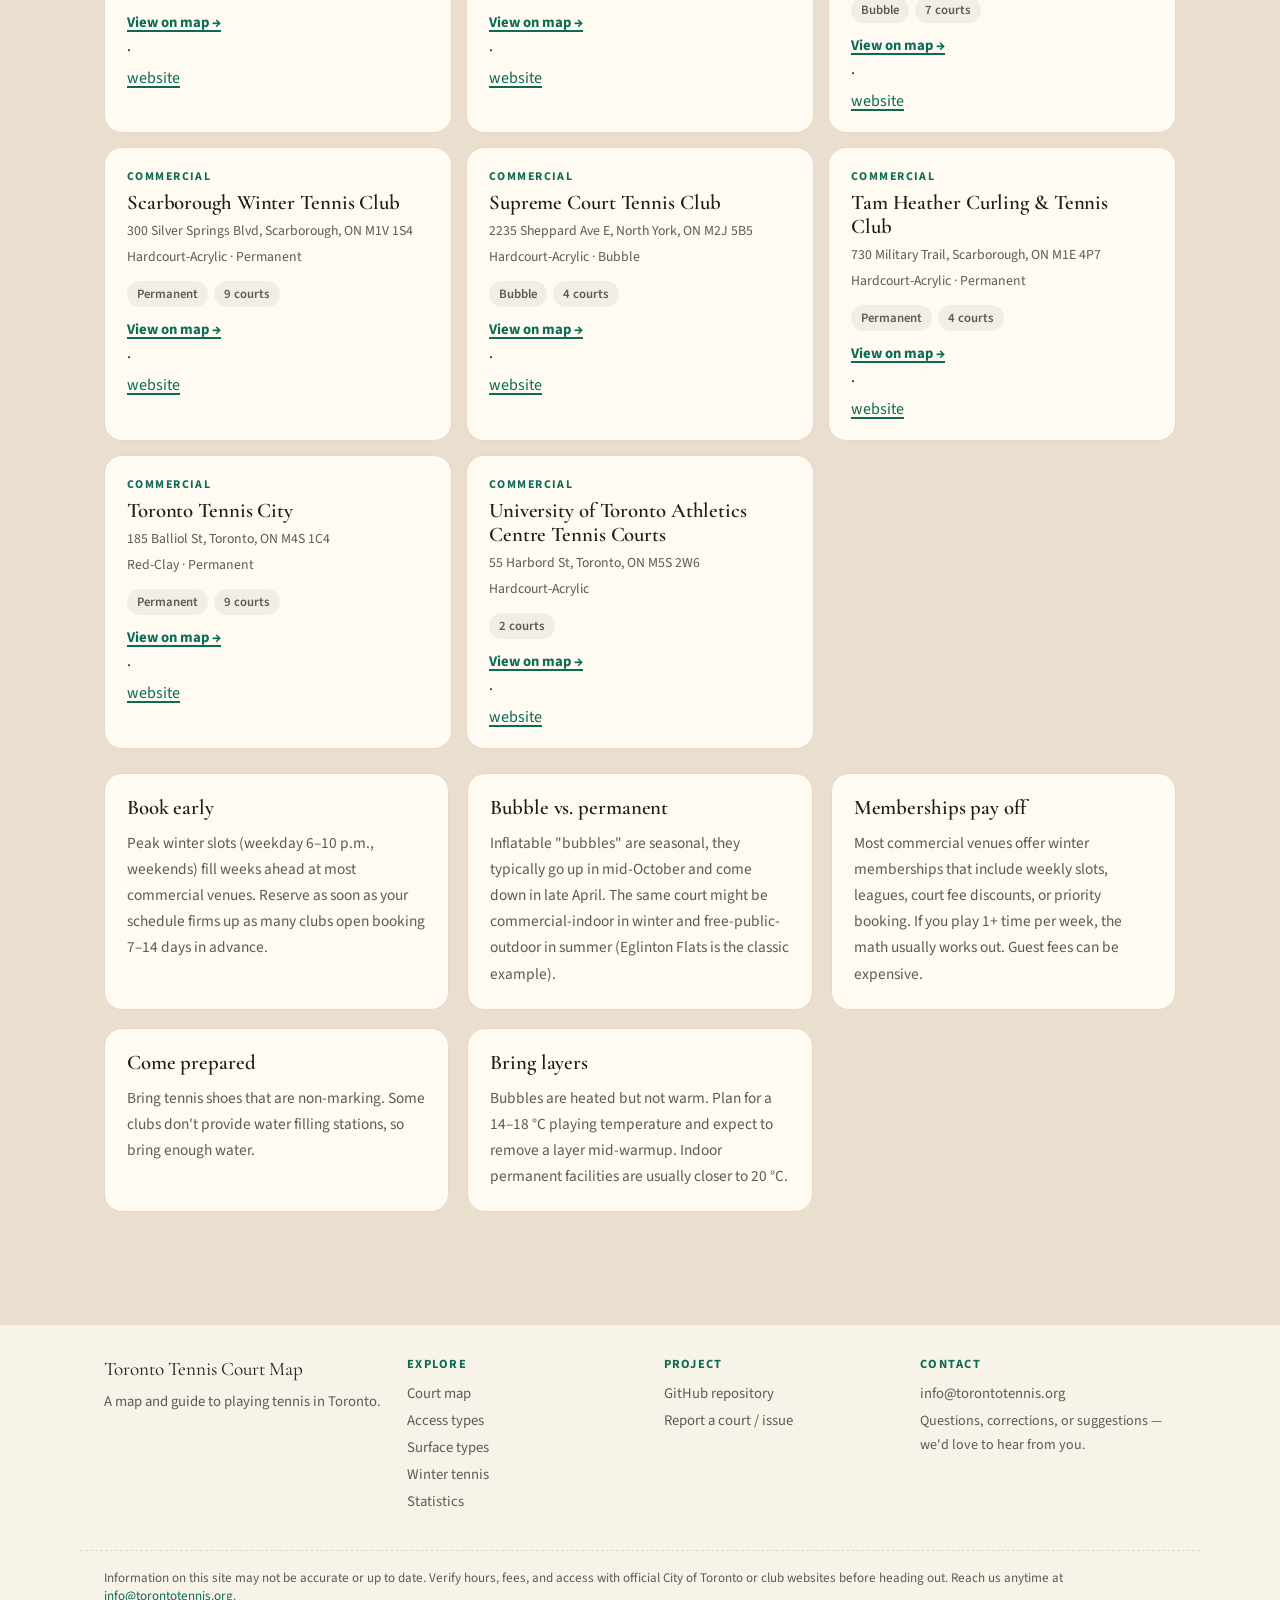
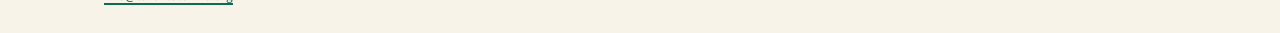
<file: winter-tennis/index.html>
<!doctype html>
<html lang="en">
<head>
  <meta charset="utf-8" />
  <meta name="viewport" content="width=device-width, initial-scale=1" />
  <title>Winter Tennis — Toronto Tennis Court Map</title>
  <meta name="description" content="Where to play indoor tennis in Toronto during the long October-to-April winter season — commercial bubbles, year-round clubs, and tips." />
  <link rel="icon" href="../favicon.ico" sizes="any" />
  <link rel="icon" type="image/svg+xml" href="../logo.svg" />
  <link rel="apple-touch-icon" href="../logo.png" />
  <link rel="preconnect" href="https://fonts.googleapis.com" />
  <link rel="preconnect" href="https://fonts.gstatic.com" crossorigin />
  <link href="https://fonts.googleapis.com/css2?family=Cormorant+Garamond:wght@500;600;700&family=Source+Sans+3:wght@400;600;700&display=swap" rel="stylesheet" />
  <link rel="stylesheet" href="../assets/styles.css" />
  <style>
    .winter-hero {
      display: grid;
      grid-template-columns: 1.4fr 1fr;
      gap: 32px;
      align-items: center;
    }
    .winter-hero .hero-figure { margin: 0; }
    .winter-hero .hero-photo {
      display: block;
      width: 100%;
      max-width: 100%;
      height: auto;
      object-fit: contain;
      border-radius: 24px;
      box-shadow: 0 20px 50px rgba(20, 40, 70, 0.22);
    }
    .winter-hero .hero-credit {
      margin-top: 10px;
      font-size: 0.78rem;
      color: var(--muted);
      line-height: 1.45;
    }
    .winter-hero .hero-credit a { color: inherit; text-decoration: underline; text-underline-offset: 2px; }

    .venue-grid {
      display: grid;
      grid-template-columns: repeat(auto-fit, minmax(280px, 1fr));
      gap: 14px;
    }
    .venue-card {
      background: var(--panel);
      border: 1px solid var(--border);
      border-radius: 18px;
      padding: 20px 22px;
      display: flex;
      flex-direction: column;
      gap: 6px;
    }
    .venue-card.skeleton { color: var(--muted); }
    .venue-card .venue-type {
      font-size: 0.74rem;
      text-transform: uppercase;
      letter-spacing: 0.12em;
      color: var(--accent);
      font-weight: 700;
    }
    .venue-card h3 { font-family: 'Cormorant Garamond', Georgia, serif; font-size: 1.3rem; margin: 0; }
    .venue-card .venue-meta { font-size: 0.86rem; color: var(--muted); }
    .venue-card .venue-tags { display: flex; flex-wrap: wrap; gap: 6px; margin-top: 8px; }
    .venue-card a.venue-link { font-size: 0.92rem; font-weight: 700; margin-top: 6px; }

    .winter-tips {
      display: grid;
      grid-template-columns: repeat(auto-fit, minmax(260px, 1fr));
      gap: 18px;
      margin-top: 24px;
    }
    .tip-card { background: var(--panel); border: 1px solid var(--border); border-radius: 18px; padding: 22px; }
    .tip-card h3 { font-family: 'Cormorant Garamond', Georgia, serif; font-size: 1.3rem; }
    .tip-card p { font-size: 0.96rem; margin: 0; }

    @media (max-width: 760px) { .winter-hero { grid-template-columns: 1fr; } }
  </style>
</head>
<body>
  <header class="site-header">
    <div class="header-wrap">
      <a class="site-brand" href="../">
        <img class="brand-mark" src="../logo.svg" alt="" aria-hidden="true" width="38" height="38" />
        <span class="brand-name">Toronto Tennis Court Map</span>
      </a>
      <button class="nav-toggle" id="nav-toggle" type="button" aria-controls="site-nav" aria-expanded="false">Menu</button>
      <nav class="site-nav" id="site-nav">
        <a href="../">Home</a>
        <a href="../access-types/">Access Types</a>
        <a href="../surface-types/">Surface Types</a>
        <a href="./" aria-current="page">Winter Tennis</a>
        <a href="../statistics/">Statistics</a>
        <a class="nav-cta" href="../map/">Open the Map</a>
      </nav>
    </div>
  </header>

  <main class="wrap">
    <section class="page-hero winter-hero">
      <div>
        <span class="eyebrow">October — April</span>
        <h1>Tennis through the Toronto winter.</h1>
        <p>From mid-October to mid-April, Toronto's hundreds of outdoor courts come down, get padlocked, or get covered in snow. The good news: a small but capable network of indoor "bubble" venues, permanent dome facilities, and year-round clubs keeps the city playing through the cold months.</p>
        <div class="button-row">
          <a class="button primary" href="../map/?plan">Open Plan-a-Hit on the map</a>
          <a class="button" href="../access-types/">Read about commercial access</a>
        </div>
      </div>
      <figure class="hero-figure">
        <img
          class="hero-photo"
          src="indoor-tennis.jpg"
          alt="Interior of a Toronto indoor tennis bubble, with hard courts and a high inflatable fabric ceiling."
          width="4032"
          height="3024"
          loading="eager"
        />
        <figcaption class="hero-credit">
          Eglinton Flats Winter Tennis Club at Eglinton Flats Park. Photo by
          <a href="https://github.com/vzcodes" target="_blank" rel="noreferrer">vzcodes</a> via GitHub.
        </figcaption>
      </figure>
    </section>

    <section style="margin-top: 24px;">
      <div class="section-title" style="margin-bottom: 12px;">
        <h2>What "winter" means on the map</h2>
        <p>When you set a date between October 1 and April 30 in the Plan-a-Hit panel, the map automatically restricts results to indoor or covered courts. Outdoor City parks aren't realistically playable in those months even on the rare snow-free week, so we hide them to keep planning useful.</p>
      </div>
    </section>

    <section>
      <h2 style="margin-top: 36px;">Toronto's indoor venues</h2>
      <p>These are the courts marked as <em>Indoor</em> or <em>Both</em> in our dataset and classified as <strong>Commercial</strong> (open to the paying public) or <strong>Public</strong> indoor. Members-only indoor clubs are listed on the <a href="../access-types/">access types page</a> but excluded here.</p>
      <div class="venue-grid" id="venue-grid">
        <div class="venue-card skeleton">Loading indoor venues…</div>
      </div>
    </section>

    <section class="winter-tips">
      <div class="tip-card">
        <h3>Book early</h3>
        <p>Peak winter slots (weekday 6–10 p.m., weekends) fill weeks ahead at most commercial venues. Reserve as soon as your schedule firms up as many clubs open booking 7–14 days in advance.</p>
      </div>
      <div class="tip-card">
        <h3>Bubble vs. permanent</h3>
        <p>Inflatable "bubbles" are seasonal, they typically go up in mid-October and come down in late April. The same court might be commercial-indoor in winter and free-public-outdoor in summer (Eglinton Flats is the classic example).</p>
      </div>
      <div class="tip-card">
        <h3>Memberships pay off</h3>
        <p>Most commercial venues offer winter memberships that include weekly slots, leagues, court fee discounts, or priority booking. If you play 1+ time per week, the math usually works out. Guest fees can be expensive.</p>
      </div>
      <div class="tip-card">
        <h3>Come prepared</h3>
        <p>Bring tennis shoes that are non-marking. Some clubs don't provide water filling stations, so bring enough water.</p>
      </div>
      <div class="tip-card">
        <h3>Bring layers</h3>
        <p>Bubbles are heated but not warm. Plan for a 14–18 °C playing temperature and expect to remove a layer mid-warmup. Indoor permanent facilities are usually closer to 20 °C.</p>
      </div>
    </section>
  </main>

  <footer class="site-footer">
    <div class="footer-wrap">
      <div class="footer-col">
        <div class="footer-brand">Toronto Tennis Court Map</div>
        <p>A map and guide to playing tennis in Toronto.</p>
      </div>
      <div class="footer-col">
        <h4>Explore</h4>
        <a href="../map/">Court map</a>
        <a href="../access-types/">Access types</a>
        <a href="../surface-types/">Surface types</a>
        <a href="../winter-tennis/">Winter tennis</a>
        <a href="../statistics/">Statistics</a>
      </div>
      <div class="footer-col">
        <h4>Project</h4>
        <a href="https://github.com/vzcodes/toronto-tennis" target="_blank" rel="noreferrer">GitHub repository</a>
        <a href="https://github.com/vzcodes/toronto-tennis/issues" target="_blank" rel="noreferrer">Report a court / issue</a>
      </div>
      <div class="footer-col">
        <h4>Contact</h4>
        <a href="mailto:info@torontotennis.org">info@torontotennis.org</a>
        <p style="margin: 4px 0 0; color: var(--muted); font-size: 0.88rem;">Questions, corrections, or suggestions — we'd love to hear from you.</p>
      </div>
    </div>
    <div class="footer-disclaimer">
      Information on this site may not be accurate or up to date. Verify hours, fees, and access with official City of Toronto or club websites before heading out. Reach us anytime at <a href="mailto:info@torontotennis.org">info@torontotennis.org</a>.
    </div>
  </footer>

  <script src="../assets/site.js"></script>
  <script>
    function escapeHtml(s) { return String(s || '').replace(/&/g, '&amp;').replace(/</g, '&lt;').replace(/>/g, '&gt;'); }

    document.addEventListener('DOMContentLoaded', async () => {
      const grid = document.getElementById('venue-grid');
      try {
        const rows = await window.TTS.fetchRows();
        const venues = rows.filter((r) => {
          const io = (r['Indoor/Outdoor'] || '').toLowerCase();
          if (!(io === 'indoor' || io === 'both')) return false;
          const bucket = window.TTS.bucketAccess(r['Public/Private']);
          return bucket === 'commercial' || bucket === 'public' || bucket === 'school' || bucket === 'public_club';
        });
        venues.sort((a, b) => (a['Name'] || '').localeCompare(b['Name'] || ''));
        if (!venues.length) {
          grid.innerHTML = '<div class="venue-card skeleton">No indoor venues found in the dataset.</div>';
          return;
        }
        grid.innerHTML = venues.map((r) => {
          const bucket = window.TTS.bucketAccess(r['Public/Private']);
          const typeLabel = bucket === 'commercial' ? 'Commercial' : bucket === 'school' ? 'School' : bucket === 'public_club' ? 'Public (club)' : 'Public';
          const indoorType = r['Indoor Court Type'] || '';
          const website = (r['Club Website'] || '').trim();
          const courts = r['Number of Courts'] || '';
          const surface = r['Primary Surface'] || '';
          const winter = r['Winter Play'] || '';
          const tags = [];
          if (indoorType) tags.push(indoorType);
          if (winter && winter.toLowerCase() === 'yes') tags.push('Winter play');
          if (courts) tags.push(`${courts} court${courts === '1' ? '' : 's'}`);
          const link = `../map/?court=${encodeURIComponent(r['Name'] || '')}`;
          const sitehtml = website ? ` · <a href="${escapeHtml(website)}" target="_blank" rel="noreferrer">website</a>` : '';
          return `
            <article class="venue-card">
              <div class="venue-type">${escapeHtml(typeLabel)}</div>
              <h3>${escapeHtml(r['Name'] || 'Unnamed')}</h3>
              <div class="venue-meta">${escapeHtml(r['Address'] || r['City'] || '')}</div>
              <div class="venue-meta">${escapeHtml(surface)}${indoorType ? ' · ' + escapeHtml(indoorType) : ''}</div>
              <div class="venue-tags">${tags.map((t) => `<span class="tag neutral">${escapeHtml(t)}</span>`).join('')}</div>
              <a class="venue-link" href="${link}">View on map →</a>${sitehtml}
            </article>`;
        }).join('');
      } catch (err) {
        grid.innerHTML = `<div class="venue-card skeleton">Failed to load venues: ${escapeHtml(err.message)}</div>`;
      }
    });
  </script>
</body>
</html>
</file>
<file: assets/styles.css>
:root {
  color-scheme: light;
  --bg: #f6f1e8;
  --bg-soft: #fffdf8;
  --bg-deep: #eadfcf;
  --panel: #fffaf2;
  --text: #1d1d1b;
  --muted: #5f5a52;
  --accent: #0b6b53;
  --accent-strong: #074f3e;
  --accent-soft: rgba(11, 107, 83, 0.1);
  --border: #e4d8c8;
  --border-strong: #d2c1a9;
  --warning: #b9520a;
}

* { box-sizing: border-box; }

html, body {
  margin: 0;
  min-height: 100%;
  font-family: 'Source Sans 3', 'Inter', system-ui, -apple-system, 'Segoe UI', Roboto, sans-serif;
  color: var(--text);
  background:
    radial-gradient(1100px 600px at 50% -120px, #fffdf8 0%, var(--bg) 55%, var(--bg-deep) 100%);
  -webkit-font-smoothing: antialiased;
}

h1, h2, h3, h4, h5 {
  font-family: 'Cormorant Garamond', Georgia, 'Times New Roman', serif;
  color: var(--text);
  font-weight: 600;
  letter-spacing: -0.005em;
  line-height: 1.15;
}

h1 { font-size: clamp(2.4rem, 5vw, 4rem); margin: 0 0 14px; }
h2 { font-size: clamp(1.7rem, 2.6vw, 2.2rem); margin: 0 0 12px; }
h3 { font-size: 1.25rem; margin: 0 0 10px; }
h4 { font-size: 1.05rem; margin: 0 0 8px; text-transform: uppercase; letter-spacing: 0.1em; color: var(--accent); font-family: 'Source Sans 3', sans-serif; font-weight: 700; }

p { font-size: 1.02rem; line-height: 1.7; color: var(--muted); margin: 0 0 14px; }

a { color: var(--accent); text-decoration-thickness: 2px; text-underline-offset: 3px; }
a:hover { color: var(--accent-strong); }

ul, ol { line-height: 1.7; color: var(--muted); }

.eyebrow {
  text-transform: uppercase;
  letter-spacing: 0.22em;
  font-size: 0.74rem;
  color: var(--accent);
  font-weight: 700;
}

/* ---------- Header / nav ---------- */
.site-header {
  background: rgba(255, 252, 246, 0.85);
  backdrop-filter: blur(12px);
  border-bottom: 1px solid var(--border);
  position: sticky;
  top: 0;
  z-index: 30;
}

.header-wrap {
  max-width: 1120px;
  margin: 0 auto;
  padding: 14px 24px;
  display: flex;
  align-items: center;
  gap: 24px;
}

.site-brand {
  display: inline-flex;
  align-items: center;
  gap: 10px;
  text-decoration: none;
  color: var(--text);
  font-weight: 700;
}

.brand-mark {
  display: block;
  width: 38px;
  height: 38px;
  object-fit: contain;
  flex-shrink: 0;
}

.brand-name {
  font-family: 'Cormorant Garamond', Georgia, serif;
  font-size: 1.18rem;
  letter-spacing: 0.01em;
}

.site-nav {
  display: flex;
  gap: 4px;
  margin-left: auto;
  flex-wrap: wrap;
}

.site-nav a {
  display: inline-flex;
  align-items: center;
  padding: 8px 12px;
  border-radius: 999px;
  color: var(--muted);
  text-decoration: none;
  font-weight: 600;
  font-size: 0.94rem;
  transition: background 140ms ease, color 140ms ease;
}

.site-nav a:hover { color: var(--accent-strong); background: var(--accent-soft); }

.site-nav a[aria-current="page"] {
  color: var(--accent);
  background: var(--accent-soft);
}

.nav-cta {
  margin-left: 4px;
  padding: 9px 14px !important;
  background: var(--accent);
  color: white !important;
  border-radius: 999px;
}

.nav-cta:hover { background: var(--accent-strong) !important; }

.nav-cta[aria-disabled="true"] {
  background: var(--muted) !important;
  color: rgba(255, 255, 255, 0.85) !important;
  cursor: default;
  pointer-events: none;
  opacity: 0.7;
}

/* ---------- Layout ---------- */
.wrap {
  max-width: 1120px;
  margin: 0 auto;
  padding: 48px 24px 64px;
}

.wrap.narrow { max-width: 820px; }

.page-hero {
  margin: 0 0 32px;
  padding: 16px 0 8px;
}

.page-hero .eyebrow { margin-bottom: 16px; display: inline-block; }
.page-hero p { font-size: 1.12rem; max-width: 60ch; color: var(--muted); }

/* ---------- Cards ---------- */
.card {
  background: var(--panel);
  border: 1px solid var(--border);
  border-radius: 22px;
  padding: 28px;
  box-shadow: 0 18px 50px rgba(37, 28, 13, 0.06);
}

.card + .card { margin-top: 18px; }

.card-grid {
  display: grid;
  grid-template-columns: repeat(auto-fit, minmax(280px, 1fr));
  gap: 18px;
}

.card-grid .card { padding: 24px; }

.card .card-icon {
  display: inline-flex;
  align-items: center;
  justify-content: center;
  width: 42px;
  height: 42px;
  border-radius: 12px;
  background: var(--accent-soft);
  color: var(--accent);
  font-size: 1.4rem;
  margin-bottom: 14px;
}

.card h3 { font-family: 'Cormorant Garamond', Georgia, serif; font-size: 1.45rem; }
.card p { font-size: 0.98rem; margin: 0 0 8px; }
.card p:last-child { margin-bottom: 0; }

.card .tag-row {
  display: flex;
  gap: 6px;
  flex-wrap: wrap;
  margin-top: 12px;
}

.tag {
  display: inline-flex;
  align-items: center;
  gap: 6px;
  padding: 4px 10px;
  border-radius: 999px;
  background: var(--accent-soft);
  color: var(--accent);
  font-size: 0.8rem;
  font-weight: 600;
}

.tag.neutral { background: rgba(0,0,0,0.05); color: var(--muted); }

/* ---------- Buttons ---------- */
.button {
  display: inline-flex;
  align-items: center;
  justify-content: center;
  gap: 6px;
  padding: 12px 18px;
  border-radius: 999px;
  text-decoration: none;
  border: 1px solid var(--border);
  background: white;
  color: var(--text);
  font-weight: 700;
  font-size: 0.96rem;
}

.button:hover { border-color: var(--border-strong); }

.button.primary { background: var(--accent); border-color: var(--accent); color: white; }
.button.primary:hover { background: var(--accent-strong); border-color: var(--accent-strong); color: white; }

.button-row { display: flex; flex-wrap: wrap; gap: 12px; margin-top: 20px; }

/* ---------- Lists / definitions ---------- */
.definition-list {
  display: grid;
  gap: 10px;
  padding: 0;
  margin: 0;
}

.definition-list > div {
  display: grid;
  grid-template-columns: 220px 1fr;
  gap: 16px;
  padding: 14px 0;
  border-top: 1px solid var(--border);
}

.definition-list > div:first-child { border-top: 0; padding-top: 4px; }
.definition-list dt { font-weight: 700; color: var(--text); }
.definition-list dd { margin: 0; color: var(--muted); line-height: 1.6; }

/* ---------- Footer ---------- */
.site-footer {
  border-top: 1px solid var(--border);
  background: rgba(255, 252, 246, 0.7);
  margin-top: 48px;
}

.footer-wrap {
  max-width: 1120px;
  margin: 0 auto;
  padding: 32px 24px;
  display: grid;
  grid-template-columns: 1.2fr 1fr 1fr 1.1fr;
  gap: 24px;
}

.footer-col h4 { color: var(--accent); margin-bottom: 12px; font-size: 0.78rem; }

.footer-col p, .footer-col a {
  color: var(--muted);
  font-size: 0.92rem;
  text-decoration: none;
  display: block;
  margin-bottom: 6px;
}

.footer-col a:hover { color: var(--accent-strong); text-decoration: underline; }

.footer-brand { font-family: 'Cormorant Garamond', Georgia, serif; font-size: 1.2rem; color: var(--text); margin-bottom: 8px; }

.footer-disclaimer {
  max-width: 1120px;
  margin: 0 auto;
  padding: 18px 24px 28px;
  font-size: 0.82rem;
  color: var(--muted);
  border-top: 1px dashed var(--border);
}

/* ---------- Color swatches (for surface/access pages) ---------- */
.swatch {
  display: inline-block;
  width: 14px;
  height: 14px;
  border-radius: 4px;
  margin-right: 6px;
  vertical-align: -2px;
  border: 1px solid rgba(0,0,0,0.06);
}

/* ---------- Stat tiles ---------- */
.stat-grid {
  display: grid;
  grid-template-columns: repeat(auto-fit, minmax(180px, 1fr));
  gap: 14px;
  margin: 0 0 24px;
}

.stat-tile {
  background: var(--panel);
  border: 1px solid var(--border);
  border-radius: 18px;
  padding: 18px 20px;
}

.stat-tile .stat-label {
  font-size: 0.78rem;
  text-transform: uppercase;
  letter-spacing: 0.12em;
  color: var(--muted);
  font-weight: 700;
}

.stat-tile .stat-value {
  font-family: 'Cormorant Garamond', Georgia, serif;
  font-size: 2.2rem;
  color: var(--accent);
  margin-top: 6px;
  line-height: 1;
}

.stat-tile .stat-hint { font-size: 0.86rem; color: var(--muted); margin-top: 6px; }

/* ---------- Bars (for breakdowns) ---------- */
.bar-list { display: grid; gap: 10px; margin: 0; padding: 0; list-style: none; }

.bar-row {
  display: grid;
  grid-template-columns: minmax(180px, 1fr) 60px;
  gap: 14px;
  align-items: center;
}

.bar-label {
  display: flex;
  flex-direction: column;
  gap: 6px;
  color: var(--text);
  font-size: 0.94rem;
}

.bar-track {
  position: relative;
  height: 10px;
  background: rgba(0,0,0,0.06);
  border-radius: 999px;
  overflow: hidden;
}

.bar-fill {
  position: absolute;
  inset: 0 auto 0 0;
  background: var(--accent);
  border-radius: 999px;
}

.bar-count {
  text-align: right;
  font-weight: 700;
  color: var(--text);
  font-variant-numeric: tabular-nums;
}

/* ---------- Mobile nav ---------- */
.nav-toggle {
  display: none;
  margin-left: auto;
  background: white;
  border: 1px solid var(--border);
  border-radius: 10px;
  padding: 8px 10px;
  cursor: pointer;
  font: inherit;
  font-weight: 700;
}

@media (max-width: 880px) {
  .nav-toggle { display: inline-flex; align-items: center; gap: 8px; }
  .site-nav {
    order: 99;
    flex-basis: 100%;
    flex-direction: column;
    align-items: stretch;
    gap: 4px;
    padding: 8px 0 4px;
    margin-left: 0;
  }
  .site-nav[hidden] { display: none; }
  .site-nav a { padding: 10px 12px; }
}

@media (max-width: 720px) {
  .wrap { padding: 32px 18px 48px; }
  .card { padding: 22px; }
  .footer-wrap { grid-template-columns: 1fr; }
  .definition-list > div { grid-template-columns: 1fr; gap: 4px; }
}
</file>
